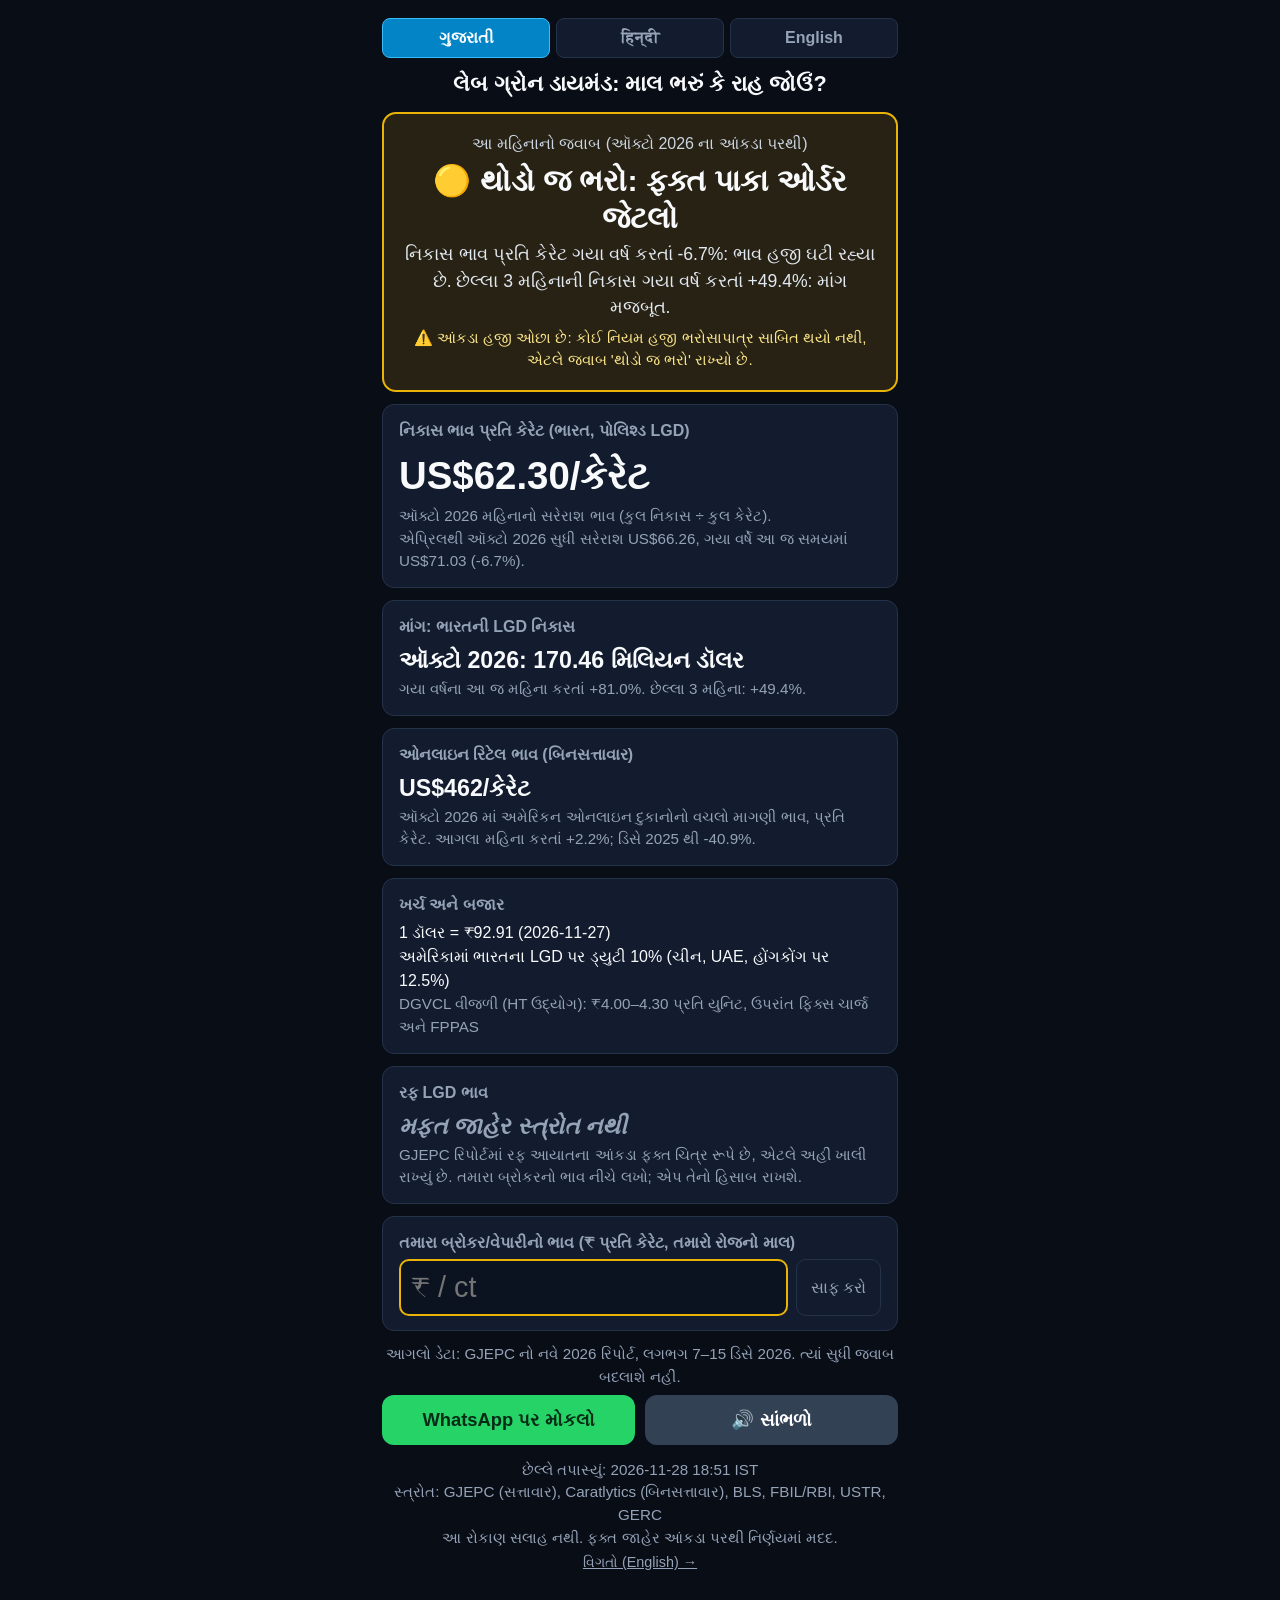
<file: index.html>
<!DOCTYPE html>
<html lang="gu">
<head>
<meta charset="UTF-8"><meta name="viewport" content="width=device-width, initial-scale=1.0">
<meta name="theme-color" content="#090d16">
<title>લેબ ગ્રોન ડાયમંડ: માલ ભરું કે રાહ જોઉં? · LGD Desk</title>
<link rel="icon" href="data:image/svg+xml,%3Csvg xmlns=%22http://www.w3.org/2000/svg%22 viewBox=%220 0 100 100%22%3E%3Ctext y=%22.9em%22 font-size=%2290%22%3E%F0%9F%92%8E%3C/text%3E%3C/svg%3E">
<link rel="stylesheet" href="assets/style.css">
</head>
<body>
<!-- MAIN SCREEN (simple, Gujarati by default) -->
<main id="simple" class="simple">
  <div class="langs" id="langs"><button data-l="gu">ગુજરાતી</button><button data-l="hi">हिन्दी</button><button data-l="en">English</button></div>
  <h1 class="s-title" id="s-title"></h1>
  <section class="answer" id="answer"><div class="a-label" id="a-today"></div><div class="a-main" id="a-main">…</div><div class="a-reason" id="a-reason"></div><div class="a-reason" id="a-thin"></div></section>
  <section class="tile"><div class="t-label" id="p-title"></div><div class="t-big" id="p-big">…</div><div class="t-sub" id="p-sub"></div><div class="t-sub" id="p-sub2"></div></section>
  <section class="tile"><div class="t-label" id="d-title"></div><div class="t-mid" id="d-main">…</div><div class="t-sub" id="d-sub"></div></section>
  <section class="tile"><div class="t-label" id="r-title"></div><div class="t-mid" id="r-main">…</div><div class="t-sub" id="r-sub"></div></section>
  <section class="tile"><div class="t-label" id="c-title"></div><div class="t-sub" id="c-fx" style="font-size:1rem;color:var(--text)"></div><div class="t-sub" id="c-us" style="font-size:1rem;color:var(--text)"></div><div class="t-sub" id="c-pw"></div></section>
  <section class="tile"><div class="t-label" id="rough-title"></div><div class="t-mid grey" id="rough-main"></div><div class="t-sub" id="rough-sub"></div></section>
  <section class="tile"><label class="t-label" for="q-input" id="q-label"></label>
    <div class="q-row"><input id="q-input" type="number" inputmode="decimal" min="100" max="2000000" step="1" placeholder="₹ / ct"><button class="q-clear" id="q-clear"></button></div>
    <div class="t-sub" id="q-res"></div></section>
  <p class="t-sub center" id="s-next"></p>
  <div class="actions"><button class="wa" id="wa-btn"></button><button class="speak" id="speak-btn" style="display:none"></button></div>
  <p class="t-sub center" id="s-updated"></p>
  <p class="t-sub center" id="s-src"></p>
  <p class="t-sub center" id="s-disc"></p>
  <p class="center"><a href="#details" id="details-link" class="details-link"></a></p>
</main>

<!-- DETAILS (English, for bankers and advisers) -->
<div class="container" id="details" style="display:none">
<header>
  <h1>LGD Desk · Surat <small>Lab-grown diamond data for manufacturers, traders, bankers and advisers: sources, formulas, rules, learning loop. <a href="#" id="back-link">← main screen</a> · <a href="methodology.html">methodology</a></small></h1>
  <div class="meta"><div id="meta-data">Loading data…</div><div id="meta-model"></div></div>
</header>
<div class="tabs" id="tabs">
  <button class="tab active" data-s="today">1. This month</button>
  <button class="tab" data-s="exports">2. Exports &amp; prices</button>
  <button class="tab" data-s="rules">3. Stock up or wait (your rules)</button>
  <button class="tab" data-s="model">4. Forecast &amp; model</button>
  <button class="tab" data-s="track">5. Track record &amp; learning</button>
  <button class="tab" data-s="sources">6. Sources &amp; formulas</button>
</div>
<div id="err" class="warn" style="display:none"></div>
<div class="screen active" id="s-today"></div>
<div class="screen" id="s-exports"></div>
<div class="screen" id="s-rules"></div>
<div class="screen" id="s-model"></div>
<div class="screen" id="s-track"></div>
<div class="screen" id="s-sources"></div>
<p class="sub" style="margin-top:16px">Public data only. Your own entries stay in this browser (localStorage) and are never uploaded. Decision support for timing LGD rough and polished purchases; not investment advice. Legend: <span class="pill p-official">official</span> government / export council data · <span class="pill p-live">live</span> auto-fetched market data · <span class="pill p-unofficial">unofficial</span> public but unofficial source · <span class="pill p-est">estimate</span> calculated by the app · <span class="pill p-input">your input</span> · <span class="pill p-assume">assumption</span> editable default · <span class="pill p-none">no live source</span></p>
</div>
<script src="assets/i18n.js"></script>
<script src="assets/app.js"></script>
</body>
</html>
</file>
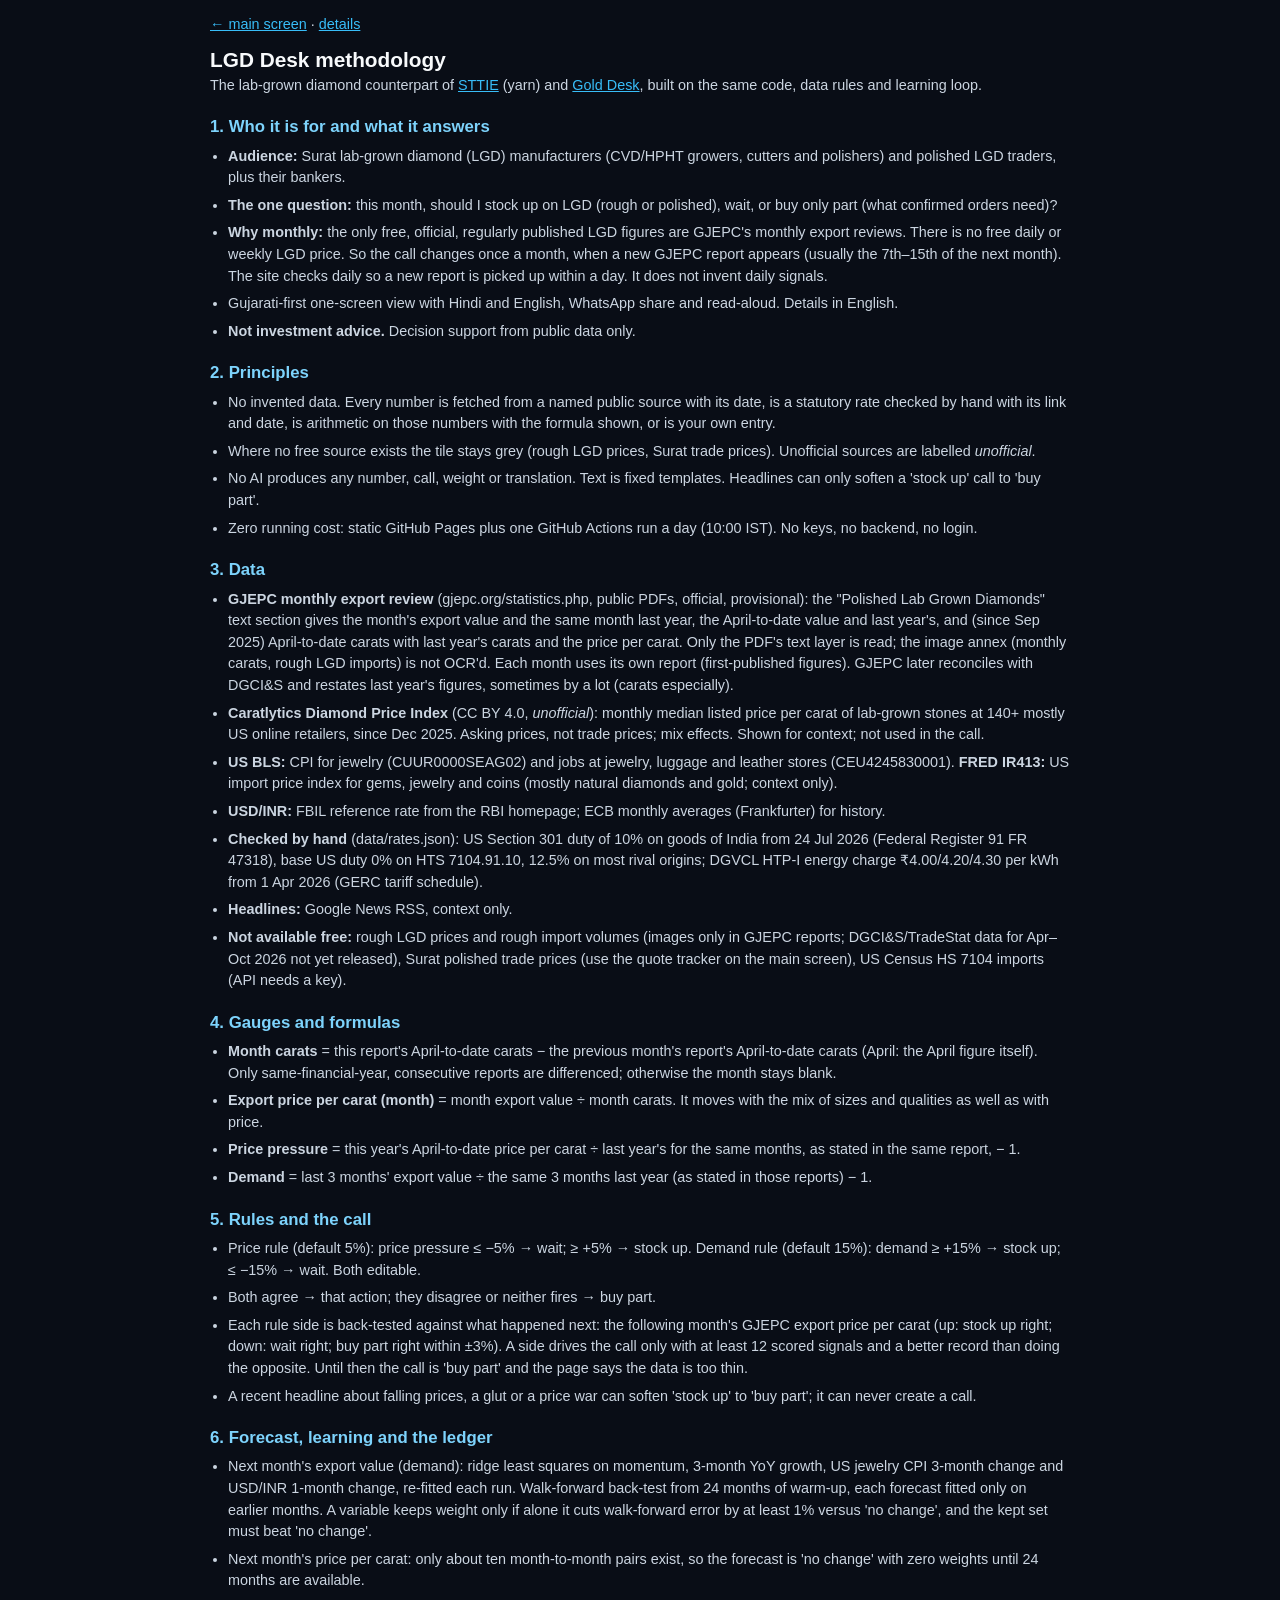
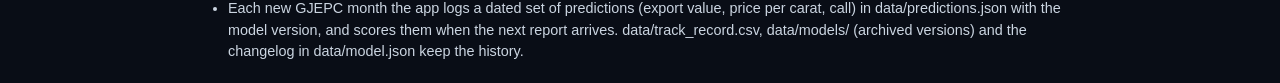
<file: methodology.html>
<!DOCTYPE html><html lang="en"><head><meta charset="UTF-8"><meta name="viewport" content="width=device-width, initial-scale=1.0"><title>LGD Desk methodology</title><link rel="icon" href="data:image/svg+xml,%3Csvg xmlns=%22http://www.w3.org/2000/svg%22 viewBox=%220 0 100 100%22%3E%3Ctext y=%22.9em%22 font-size=%2290%22%3E%F0%9F%92%8E%3C/text%3E%3C/svg%3E">
<link rel="stylesheet" href="assets/style.css">
<style>.m{max-width:860px;margin:0 auto}.m h2{font-size:1.05rem;margin:18px 0 6px;color:#7dd3fc}.m p,.m li{font-size:.9rem;color:#cbd5e1;margin-bottom:6px}.m ul{padding-left:18px}</style></head>
<body><div class="m">
<p><a href="index.html">← main screen</a> · <a href="index.html#details">details</a></p>
<h1 style="font-size:1.3rem;margin-top:8px">LGD Desk methodology</h1>
<p class="sub">The lab-grown diamond counterpart of <a href="https://cakashoza-cmyk.github.io/sttie/">STTIE</a> (yarn) and <a href="https://cakashoza-cmyk.github.io/gold/">Gold Desk</a>, built on the same code, data rules and learning loop.</p>

<h2>1. Who it is for and what it answers</h2>
<ul><li><b>Audience:</b> Surat lab-grown diamond (LGD) manufacturers (CVD/HPHT growers, cutters and polishers) and polished LGD traders, plus their bankers.</li>
<li><b>The one question:</b> this month, should I stock up on LGD (rough or polished), wait, or buy only part (what confirmed orders need)?</li>
<li><b>Why monthly:</b> the only free, official, regularly published LGD figures are GJEPC's monthly export reviews. There is no free daily or weekly LGD price. So the call changes once a month, when a new GJEPC report appears (usually the 7th–15th of the next month). The site checks daily so a new report is picked up within a day. It does not invent daily signals.</li>
<li>Gujarati-first one-screen view with Hindi and English, WhatsApp share and read-aloud. Details in English.</li>
<li><b>Not investment advice.</b> Decision support from public data only.</li></ul>

<h2>2. Principles</h2>
<ul><li>No invented data. Every number is fetched from a named public source with its date, is a statutory rate checked by hand with its link and date, is arithmetic on those numbers with the formula shown, or is your own entry.</li>
<li>Where no free source exists the tile stays grey (rough LGD prices, Surat trade prices). Unofficial sources are labelled <i>unofficial</i>.</li>
<li>No AI produces any number, call, weight or translation. Text is fixed templates. Headlines can only soften a 'stock up' call to 'buy part'.</li>
<li>Zero running cost: static GitHub Pages plus one GitHub Actions run a day (10:00 IST). No keys, no backend, no login.</li></ul>

<h2>3. Data</h2>
<ul><li><b>GJEPC monthly export review</b> (gjepc.org/statistics.php, public PDFs, official, provisional): the "Polished Lab Grown Diamonds" text section gives the month's export value and the same month last year, the April-to-date value and last year's, and (since Sep 2025) April-to-date carats with last year's carats and the price per carat. Only the PDF's text layer is read; the image annex (monthly carats, rough LGD imports) is not OCR'd. Each month uses its own report (first-published figures). GJEPC later reconciles with DGCI&amp;S and restates last year's figures, sometimes by a lot (carats especially).</li>
<li><b>Caratlytics Diamond Price Index</b> (CC BY 4.0, <i>unofficial</i>): monthly median listed price per carat of lab-grown stones at 140+ mostly US online retailers, since Dec 2025. Asking prices, not trade prices; mix effects. Shown for context; not used in the call.</li>
<li><b>US BLS:</b> CPI for jewelry (CUUR0000SEAG02) and jobs at jewelry, luggage and leather stores (CEU4245830001). <b>FRED IR413:</b> US import price index for gems, jewelry and coins (mostly natural diamonds and gold; context only).</li>
<li><b>USD/INR:</b> FBIL reference rate from the RBI homepage; ECB monthly averages (Frankfurter) for history.</li>
<li><b>Checked by hand</b> (data/rates.json): US Section 301 duty of 10% on goods of India from 24 Jul 2026 (Federal Register 91 FR 47318), base US duty 0% on HTS 7104.91.10, 12.5% on most rival origins; DGVCL HTP-I energy charge ₹4.00/4.20/4.30 per kWh from 1 Apr 2026 (GERC tariff schedule).</li>
<li><b>Headlines:</b> Google News RSS, context only.</li>
<li><b>Not available free:</b> rough LGD prices and rough import volumes (images only in GJEPC reports; DGCI&amp;S/TradeStat data for Apr–Oct 2026 not yet released), Surat polished trade prices (use the quote tracker on the main screen), US Census HS 7104 imports (API needs a key).</li></ul>

<h2>4. Gauges and formulas</h2>
<ul><li><b>Month carats</b> = this report's April-to-date carats − the previous month's report's April-to-date carats (April: the April figure itself). Only same-financial-year, consecutive reports are differenced; otherwise the month stays blank.</li>
<li><b>Export price per carat (month)</b> = month export value ÷ month carats. It moves with the mix of sizes and qualities as well as with price.</li>
<li><b>Price pressure</b> = this year's April-to-date price per carat ÷ last year's for the same months, as stated in the same report, − 1.</li>
<li><b>Demand</b> = last 3 months' export value ÷ the same 3 months last year (as stated in those reports) − 1.</li></ul>

<h2>5. Rules and the call</h2>
<ul><li>Price rule (default 5%): price pressure ≤ −5% → wait; ≥ +5% → stock up. Demand rule (default 15%): demand ≥ +15% → stock up; ≤ −15% → wait. Both editable.</li>
<li>Both agree → that action; they disagree or neither fires → buy part.</li>
<li>Each rule side is back-tested against what happened next: the following month's GJEPC export price per carat (up: stock up right; down: wait right; buy part right within ±3%). A side drives the call only with at least 12 scored signals and a better record than doing the opposite. Until then the call is 'buy part' and the page says the data is too thin.</li>
<li>A recent headline about falling prices, a glut or a price war can soften 'stock up' to 'buy part'; it can never create a call.</li></ul>

<h2>6. Forecast, learning and the ledger</h2>
<ul><li>Next month's export value (demand): ridge least squares on momentum, 3-month YoY growth, US jewelry CPI 3-month change and USD/INR 1-month change, re-fitted each run. Walk-forward back-test from 24 months of warm-up, each forecast fitted only on earlier months. A variable keeps weight only if alone it cuts walk-forward error by at least 1% versus 'no change', and the kept set must beat 'no change'.</li>
<li>Next month's price per carat: only about ten month-to-month pairs exist, so the forecast is 'no change' with zero weights until 24 months are available.</li>
<li>Each new GJEPC month the app logs a dated set of predictions (export value, price per carat, call) in data/predictions.json with the model version, and scores them when the next report arrives. data/track_record.csv, data/models/ (archived versions) and the changelog in data/model.json keep the history.</li></ul>
</div></body></html>
</file>
<file: assets/style.css>
:root{--bg:#090d16;--card:#131c2e;--hover:#1a273e;--text:#f8fafc;--muted:#94a3b8;--blue:#38bdf8;--green:#22c55e;--yellow:#eab308;--red:#ef4444;--purple:#a855f7;--border:#24324a}
*{box-sizing:border-box;margin:0;padding:0;font-family:-apple-system,BlinkMacSystemFont,"Segoe UI",Roboto,Helvetica,Arial,sans-serif}
body{background:var(--bg);color:var(--text);line-height:1.5;padding:14px}
.container{max-width:1300px;margin:0 auto}
header{display:flex;justify-content:space-between;align-items:center;gap:12px;flex-wrap:wrap;padding-bottom:12px;border-bottom:1px solid var(--border);margin-bottom:14px}
h1{font-size:1.25rem}h1 small{display:block;font-size:.8rem;color:var(--muted);font-weight:400}
.meta{font-size:.8rem;color:var(--muted);text-align:right}
.tabs{display:flex;gap:6px;overflow-x:auto;padding-bottom:10px;margin-bottom:14px;border-bottom:1px solid var(--border)}
.tab{background:transparent;border:1px solid transparent;color:var(--muted);padding:8px 12px;border-radius:6px;font-size:.84rem;font-weight:600;cursor:pointer;white-space:nowrap}
.tab:hover{color:var(--text);background:var(--hover)}.tab.active{color:#fff;background:#0284c7;border-color:var(--blue)}
.screen{display:none}.screen.active{display:block}
.grid{display:grid;grid-template-columns:repeat(auto-fit,minmax(240px,1fr));gap:12px;margin-bottom:14px}
.grid2{display:grid;grid-template-columns:repeat(auto-fit,minmax(420px,1fr));gap:14px;margin-bottom:14px}
@media(max-width:520px){.grid2{grid-template-columns:1fr}}
.card{background:var(--card);border:1px solid var(--border);border-radius:8px;padding:16px}
.ct{font-size:.82rem;font-weight:700;color:var(--muted);text-transform:uppercase;letter-spacing:.4px;margin-bottom:10px;display:flex;justify-content:space-between;gap:8px;align-items:center}
.big{font-size:1.6rem;font-weight:700}.big small{font-size:.85rem;color:var(--muted);font-weight:400}
.sub{font-size:.78rem;color:var(--muted)}
table{width:100%;border-collapse:collapse;font-size:.84rem;margin-top:6px}
th{background:#0b1320;color:var(--muted);font-weight:600;padding:7px 8px;border-bottom:1px solid var(--border);text-align:left}
td{padding:7px 8px;border-bottom:1px solid var(--border);vertical-align:top}
tr:hover td{background:var(--hover)}
.pill{display:inline-block;font-size:.68rem;font-weight:700;padding:2px 7px;border-radius:10px;text-transform:uppercase;letter-spacing:.3px;border:1px solid}
.p-live{color:#4ade80;border-color:#22c55e;background:rgba(34,197,94,.12)}
.p-official{color:#7dd3fc;border-color:#38bdf8;background:rgba(56,189,248,.12)}
.p-input{color:#fde047;border-color:#eab308;background:rgba(234,179,8,.12)}
.p-assume{color:#fdba74;border-color:#f97316;background:rgba(249,115,22,.12)}
.p-est{color:#d8b4fe;border-color:#a855f7;background:rgba(168,85,247,.12)}
.p-stale,.p-none{color:#94a3b8;border-color:#475569;background:rgba(71,85,105,.2)}
.p-bad{color:#f87171;border-color:#ef4444;background:rgba(239,68,68,.12)}
.grey{color:#64748b;font-style:italic}
.up{color:#4ade80}.down{color:#f87171}.flat{color:#fde047}
.src{font-size:.72rem;color:var(--muted)}.src a{color:var(--blue)}
a{color:var(--blue)}
input[type=number],input[type=text],input[type=date],select{background:#0b1320;color:var(--text);border:1px solid #eab308;border-radius:4px;padding:4px 6px;font-size:.84rem;width:100px}
input.assume{border-color:#f97316}
input[type=range]{width:100%;accent-color:var(--blue)}
.row{display:flex;justify-content:space-between;align-items:center;gap:8px;margin-bottom:8px;font-size:.84rem}
.box{background:#0b1320;border-radius:6px;padding:12px;margin-bottom:10px}
.note{font-size:.8rem;color:#cbd5e1;background:rgba(56,189,248,.07);border-left:3px solid var(--blue);padding:8px 10px;border-radius:4px;margin-bottom:12px}
.warn{font-size:.8rem;color:#fde68a;background:rgba(234,179,8,.08);border-left:3px solid var(--yellow);padding:8px 10px;border-radius:4px;margin-bottom:12px}
.formula{font-family:ui-monospace,Menlo,Consolas,monospace;font-size:.76rem;color:#cbd5e1;background:#0b1320;padding:8px;border-radius:4px;white-space:pre-wrap;margin-top:6px}
details summary{cursor:pointer;font-size:.8rem;color:var(--blue);margin-top:6px}
button.btn{background:#0284c7;color:#fff;border:0;border-radius:5px;padding:6px 12px;font-size:.82rem;font-weight:600;cursor:pointer}
button.btn.ghost{background:transparent;border:1px solid var(--border);color:var(--muted)}
.call{font-size:1.15rem;font-weight:700}
svg.spark{vertical-align:middle}
.legend{font-size:.74rem;color:var(--muted);display:flex;gap:10px;flex-wrap:wrap;margin-top:4px}
/* main simple screen: mobile first */
.simple{max-width:520px;margin:0 auto;padding:4px 2px 30px}
.langs{display:flex;gap:6px;justify-content:center;margin-bottom:10px}
.langs button{flex:1;font-size:1rem;padding:10px 6px;border-radius:8px;border:1px solid var(--border);background:var(--card);color:var(--muted);font-weight:700}
.langs button.on{background:#0284c7;color:#fff;border-color:var(--blue)}
.s-title{font-size:1.35rem;text-align:center;margin:6px 0 12px}
.answer{border-radius:14px;padding:18px 16px;text-align:center;margin-bottom:12px;border:2px solid}
.answer.buy{background:rgba(34,197,94,.14);border-color:#22c55e}.answer.wait{background:rgba(239,68,68,.13);border-color:#ef4444}.answer.small{background:rgba(234,179,8,.13);border-color:#eab308}
.a-label{font-size:1rem;color:#cbd5e1}.a-main{font-size:2.3rem;font-weight:800;line-height:1.2;margin:6px 0}.a-reason{font-size:1.1rem;color:#e2e8f0}
.tile{background:var(--card);border:1px solid var(--border);border-radius:12px;padding:14px 16px;margin-bottom:12px}
.t-label{display:block;font-size:1rem;color:var(--muted);font-weight:700;margin-bottom:4px}
.t-big{font-size:2.4rem;font-weight:800}.t-mid{font-size:1.45rem;font-weight:800}.t-sub{font-size:.95rem;color:var(--muted)}
.center{text-align:center}
.q-row{display:flex;gap:8px}
.q-row input{flex:1;font-size:1.8rem;padding:10px;border-radius:10px;border:2px solid #eab308;background:#0b1320;color:#fff;width:100%}
.q-clear{font-size:1rem;padding:0 14px;border-radius:10px;border:1px solid var(--border);background:transparent;color:var(--muted)}
.actions{display:flex;gap:10px;margin:6px 0 14px}
.actions button{flex:1;font-size:1.15rem;font-weight:800;padding:14px;border-radius:12px;border:0;cursor:pointer}
.wa{background:#25d366;color:#062b16}.speak{background:#334155;color:#fff}
.details-link{font-size:.9rem;color:var(--muted)}
details.aud{display:inline-block}details.aud summary{list-style:none;cursor:pointer;color:inherit;font-size:inherit;margin:0;border-bottom:1px dotted #64748b}
details.aud summary::-webkit-details-marker{display:none}
.audbox{font-size:.74rem;font-weight:400;color:#cbd5e1;background:#0b1320;border:1px solid var(--border);border-radius:6px;padding:8px;margin-top:4px;max-width:440px;line-height:1.45}
.p-unofficial{color:#fbbf24;border-color:#f59e0b;background:rgba(245,158,11,.12)}
/* LGD desk */
.a-main{font-size:1.9rem}.a-thin{font-size:.95rem;color:#fde68a;margin-top:6px}
.tablewrap{overflow-x:auto}.grey{color:#94a3b8}
</file>
